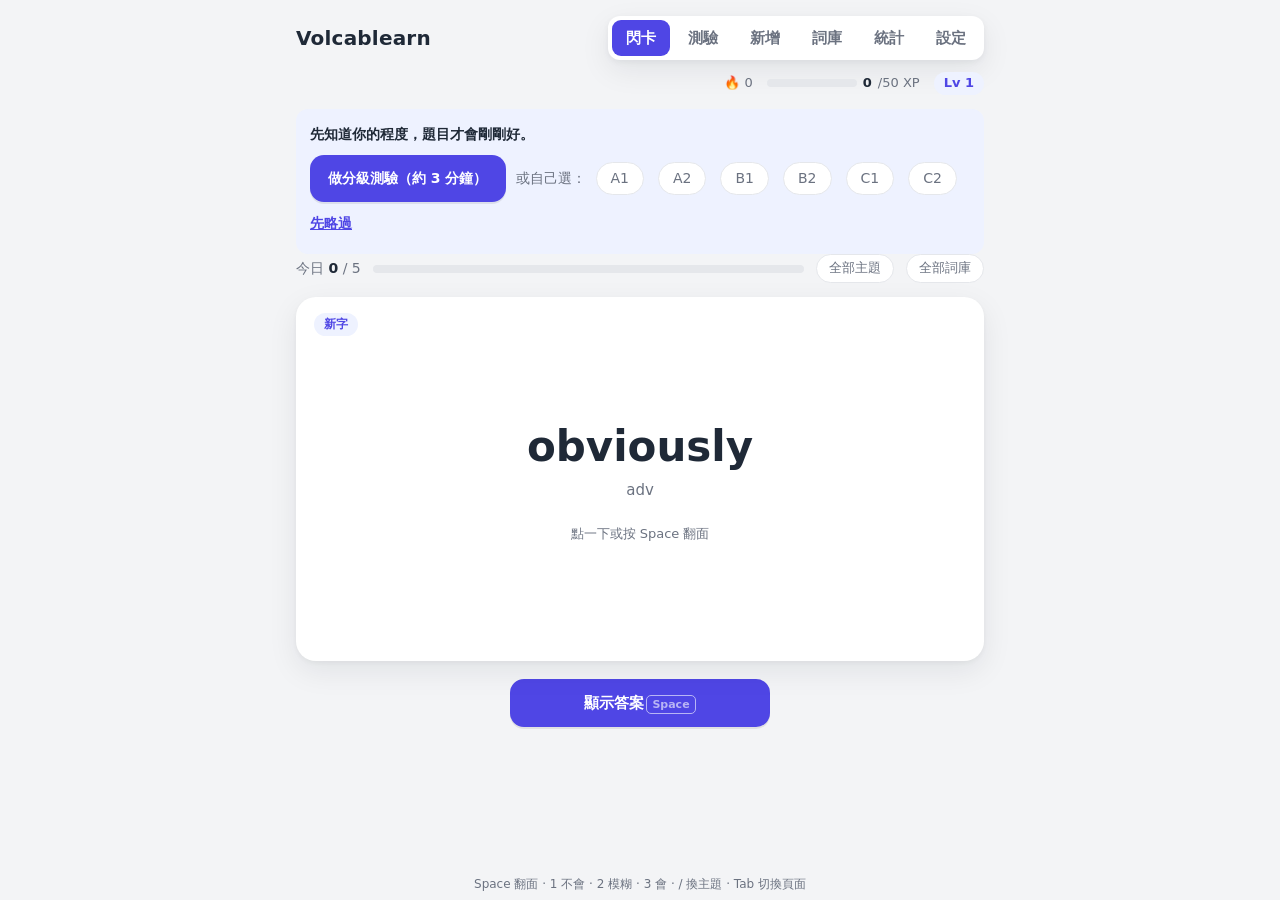
<file: index.html>
<!doctype html>
<html lang="zh-Hant">
<head>
<meta charset="utf-8">
<meta name="viewport" content="width=device-width,initial-scale=1">
<title>Volcablearn</title>
<meta name="description" content="用遺忘曲線背英文單字的閃卡網站">
<meta name="theme-color" content="#4f46e5">
<meta property="og:type" content="website">
<meta property="og:site_name" content="Volcablearn">
<meta property="og:title" content="Volcablearn｜英文單字閃卡">
<meta property="og:description" content="用遺忘曲線背英文單字：閃卡自評、自動排複習、一輪一輪的測驗、XP 與成就徽章，還能輸入新單字讓 AI 補中文和例句。免費、免註冊。">
<meta property="og:url" content="https://rjian-collab.github.io/Volcablearn/">
<meta property="og:image" content="https://rjian-collab.github.io/Volcablearn/og-image.png">
<meta property="og:image:width" content="1200">
<meta property="og:image:height" content="630">
<meta name="twitter:card" content="summary_large_image">
<link rel="manifest" href="manifest.webmanifest">
<link rel="icon" type="image/png" href="icons/icon-192.png">
<link rel="apple-touch-icon" href="icons/icon-192.png">
<link rel="stylesheet" href="style.css?v=18d9b042">
</head>
<body>
<main id="app"></main>
<div class="foot" id="foot"></div>
<div class="toasts" id="toasts" aria-live="polite"></div>
<input type="file" id="imp" accept=".json,application/json" hidden>
<script src="config.js?v=18d9b042"></script>
<script src="cefr.js?v=18d9b042"></script>
<script src="data.js?v=18d9b042"></script>
<script src="app.js?v=18d9b042"></script>
</body>
</html>
</file>
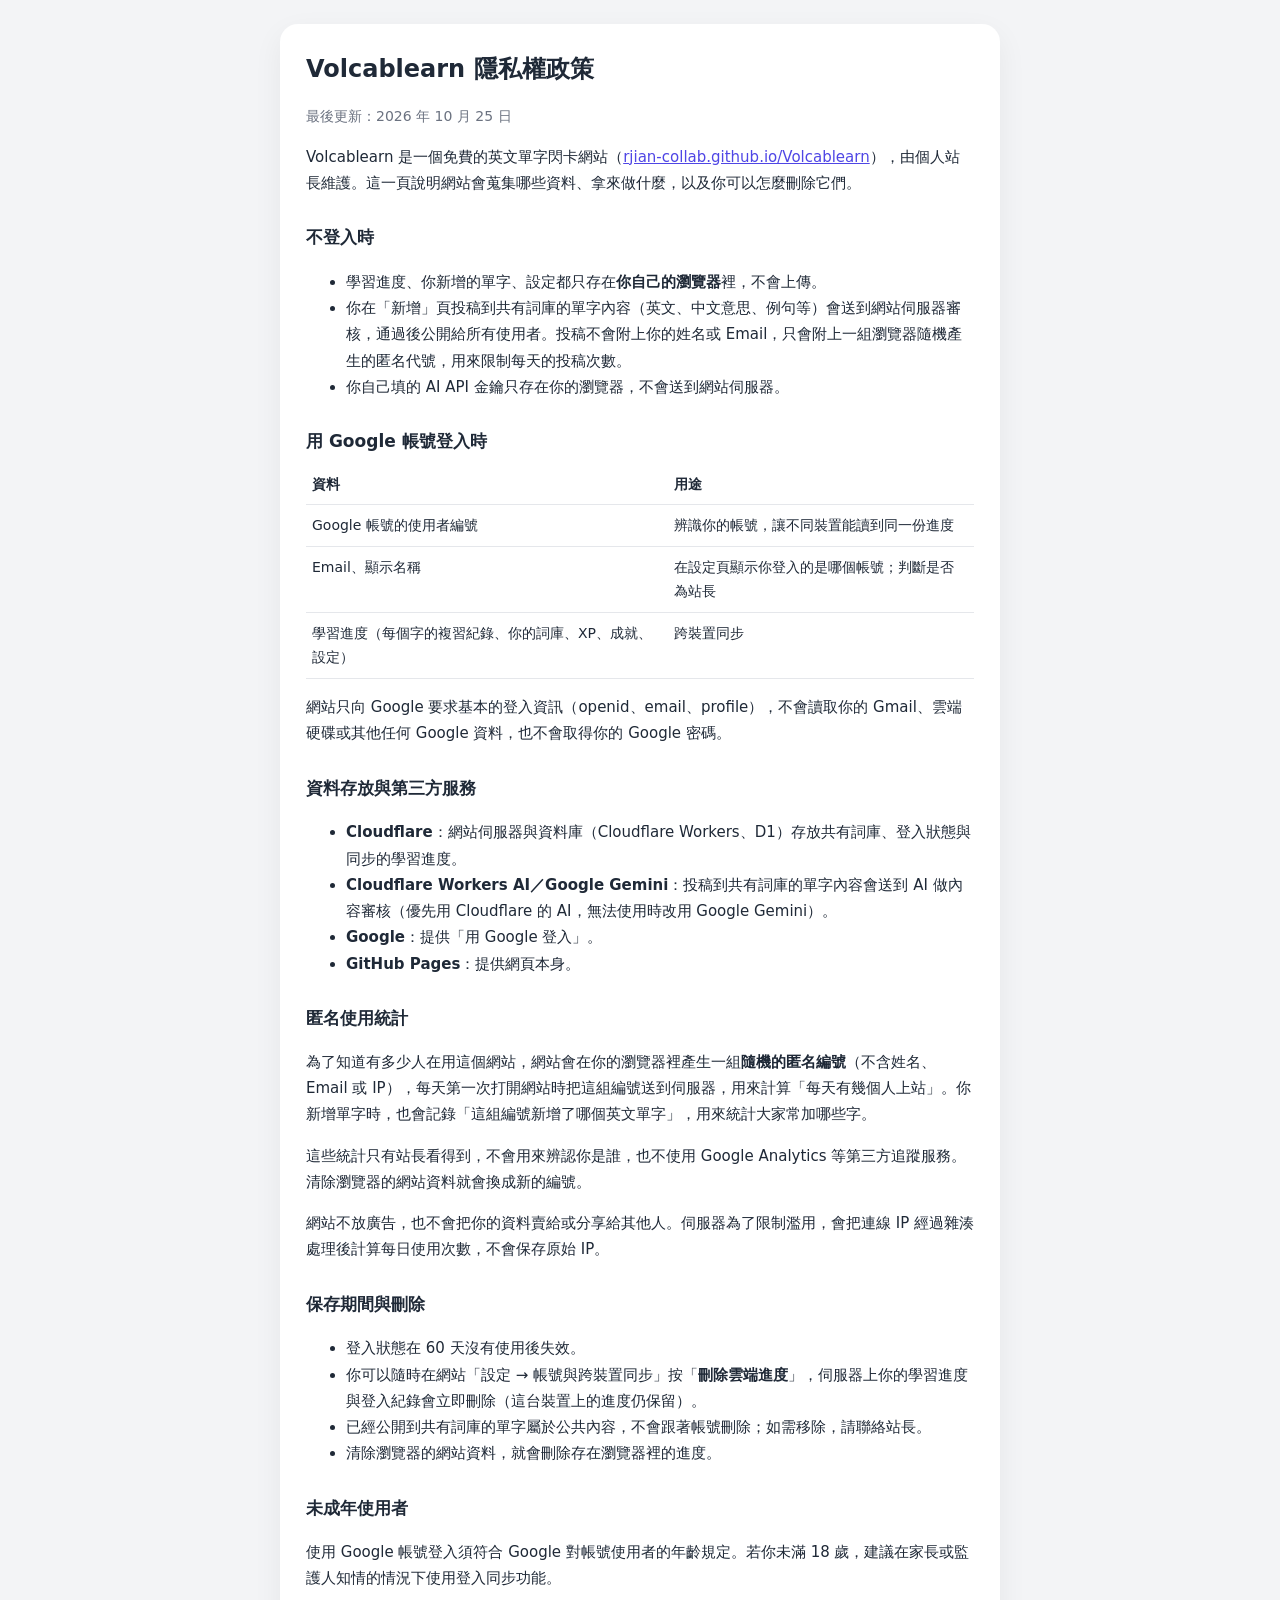
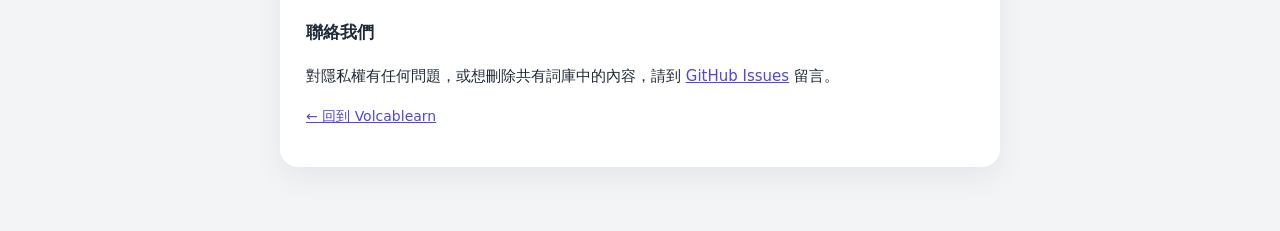
<file: privacy.html>
<!doctype html>
<html lang="zh-Hant">
<head>
<meta charset="utf-8">
<meta name="viewport" content="width=device-width,initial-scale=1">
<title>Volcablearn 隱私權政策</title>
<style>
:root{--bg:#f3f4f6;--card:#fff;--fg:#1f2937;--mute:#6b7280;--pri:#4f46e5;--line:#e5e7eb}
@media (prefers-color-scheme:dark){:root{--bg:#0f1115;--card:#1a1d24;--fg:#e5e7eb;--mute:#9ca3af;--pri:#818cf8;--line:#2a2f3a;color-scheme:dark}}
body{margin:0;background:var(--bg);color:var(--fg);font-family:"Segoe UI","Microsoft JhengHei","PingFang TC","Noto Sans TC",system-ui,sans-serif;line-height:1.75}
main{max-width:720px;margin:0 auto;padding:24px 16px 64px}
article{background:var(--card);border-radius:18px;padding:24px 26px;box-shadow:0 10px 30px rgba(17,24,39,.06)}
h1{font-size:24px;margin:0 0 4px}h2{font-size:17px;margin:1.6em 0 .4em}
p,li{font-size:15px}.mute{color:var(--mute);font-size:14px}a{color:var(--pri)}
table{border-collapse:collapse;width:100%;font-size:14px}td,th{border-bottom:1px solid var(--line);padding:8px 6px;text-align:left;vertical-align:top}
.wrap{overflow-x:auto}
</style>
</head>
<body>
<main>
<article>
<h1>Volcablearn 隱私權政策</h1>
<p class="mute">最後更新：2026 年 10 月 25 日</p>

<p>Volcablearn 是一個免費的英文單字閃卡網站（<a href="https://rjian-collab.github.io/Volcablearn/">rjian-collab.github.io/Volcablearn</a>），由個人站長維護。這一頁說明網站會蒐集哪些資料、拿來做什麼，以及你可以怎麼刪除它們。</p>

<h2>不登入時</h2>
<ul>
  <li>學習進度、你新增的單字、設定都只存在<strong>你自己的瀏覽器</strong>裡，不會上傳。</li>
  <li>你在「新增」頁投稿到共有詞庫的單字內容（英文、中文意思、例句等）會送到網站伺服器審核，通過後公開給所有使用者。投稿不會附上你的姓名或 Email，只會附上一組瀏覽器隨機產生的匿名代號，用來限制每天的投稿次數。</li>
  <li>你自己填的 AI API 金鑰只存在你的瀏覽器，不會送到網站伺服器。</li>
</ul>

<h2>用 Google 帳號登入時</h2>
<div class="wrap"><table>
  <tr><th>資料</th><th>用途</th></tr>
  <tr><td>Google 帳號的使用者編號</td><td>辨識你的帳號，讓不同裝置能讀到同一份進度</td></tr>
  <tr><td>Email、顯示名稱</td><td>在設定頁顯示你登入的是哪個帳號；判斷是否為站長</td></tr>
  <tr><td>學習進度（每個字的複習紀錄、你的詞庫、XP、成就、設定）</td><td>跨裝置同步</td></tr>
</table></div>
<p>網站只向 Google 要求基本的登入資訊（openid、email、profile），不會讀取你的 Gmail、雲端硬碟或其他任何 Google 資料，也不會取得你的 Google 密碼。</p>

<h2>資料存放與第三方服務</h2>
<ul>
  <li><strong>Cloudflare</strong>：網站伺服器與資料庫（Cloudflare Workers、D1）存放共有詞庫、登入狀態與同步的學習進度。</li>
  <li><strong>Cloudflare Workers AI／Google Gemini</strong>：投稿到共有詞庫的單字內容會送到 AI 做內容審核（優先用 Cloudflare 的 AI，無法使用時改用 Google Gemini）。</li>
  <li><strong>Google</strong>：提供「用 Google 登入」。</li>
  <li><strong>GitHub Pages</strong>：提供網頁本身。</li>
</ul>
<h2>匿名使用統計</h2>
<p>為了知道有多少人在用這個網站，網站會在你的瀏覽器裡產生一組<strong>隨機的匿名編號</strong>（不含姓名、Email 或 IP），每天第一次打開網站時把這組編號送到伺服器，用來計算「每天有幾個人上站」。你新增單字時，也會記錄「這組編號新增了哪個英文單字」，用來統計大家常加哪些字。</p>
<p>這些統計只有站長看得到，不會用來辨認你是誰，也不使用 Google Analytics 等第三方追蹤服務。清除瀏覽器的網站資料就會換成新的編號。</p>
<p>網站不放廣告，也不會把你的資料賣給或分享給其他人。伺服器為了限制濫用，會把連線 IP 經過雜湊處理後計算每日使用次數，不會保存原始 IP。</p>

<h2>保存期間與刪除</h2>
<ul>
  <li>登入狀態在 60 天沒有使用後失效。</li>
  <li>你可以隨時在網站「設定 → 帳號與跨裝置同步」按「<strong>刪除雲端進度</strong>」，伺服器上你的學習進度與登入紀錄會立即刪除（這台裝置上的進度仍保留）。</li>
  <li>已經公開到共有詞庫的單字屬於公共內容，不會跟著帳號刪除；如需移除，請聯絡站長。</li>
  <li>清除瀏覽器的網站資料，就會刪除存在瀏覽器裡的進度。</li>
</ul>

<h2>未成年使用者</h2>
<p>使用 Google 帳號登入須符合 Google 對帳號使用者的年齡規定。若你未滿 18 歲，建議在家長或監護人知情的情況下使用登入同步功能。</p>

<h2>聯絡我們</h2>
<p>對隱私權有任何問題，或想刪除共有詞庫中的內容，請到 <a href="https://github.com/rjian-collab/Volcablearn/issues">GitHub Issues</a> 留言。</p>

<p class="mute"><a href="./">← 回到 Volcablearn</a></p>
</article>
</main>
</body>
</html>
</file>
<file: style.css>
:root{--bg:#f3f4f6;--card:#ffffff;--fg:#1f2937;--mute:#6b7280;--line:#e5e7eb;--pri:#4f46e5;--pri-soft:#eef2ff;--red:#ef4444;--amber:#f59e0b;--green:#10b981;--sel:#f3f4f6;--acc:#ef4444;--shadow:0 10px 30px rgba(17,24,39,.08),0 2px 6px rgba(17,24,39,.05)}
@media (prefers-color-scheme:dark){:root:not([data-theme="light"]){--bg:#0f1115;--card:#1a1d24;--fg:#e5e7eb;--mute:#9ca3af;--line:#2a2f3a;--pri:#818cf8;--pri-soft:#23263a;--sel:#232733;--shadow:0 10px 30px rgba(0,0,0,.4);color-scheme:dark}}
:root[data-theme="dark"]{--bg:#0f1115;--card:#1a1d24;--fg:#e5e7eb;--mute:#9ca3af;--line:#2a2f3a;--pri:#818cf8;--pri-soft:#23263a;--sel:#232733;--shadow:0 10px 30px rgba(0,0,0,.4);color-scheme:dark}
*{box-sizing:border-box}
html,body{margin:0;background:var(--bg);color:var(--fg)}
body,input,button,textarea{font-family:"Segoe UI","Microsoft JhengHei","PingFang TC","Noto Sans TC",system-ui,sans-serif;font-size:15px;line-height:1.6}
main{max-width:720px;margin:0 auto;padding-block:16px 72px;padding-left:max(16px,env(safe-area-inset-left,0px));padding-right:max(16px,env(safe-area-inset-right,0px))}
header{display:flex;align-items:center;justify-content:space-between;gap:12px;flex-wrap:wrap;margin-bottom:18px}
.logo{font-weight:800;font-size:20px;letter-spacing:.2px}
nav{display:flex;gap:4px;background:var(--card);padding:4px;border-radius:12px;box-shadow:var(--shadow)}
nav button{padding:6px 14px;border-radius:9px;color:var(--mute);font-weight:600}
nav button.on{background:var(--pri);color:#fff}
h1{font-size:22px;margin:.4em 0 .5em}
h2{font-size:16px;margin:1.4em 0 .4em}
p{margin:.3em 0}
hr{border:0;border-top:1px solid var(--line);margin:14px 0}
.mute{color:var(--mute)} .acc{color:var(--red)} .b{font-weight:700} .pre{white-space:pre-wrap}
mark{background:none;color:var(--red);text-decoration:underline;text-underline-offset:3px;font-weight:700}
button{background:none;border:0;color:inherit;padding:0;margin:0;cursor:pointer;font:inherit}
button:focus-visible,[tabindex]:focus-visible,input:focus-visible{outline:2px solid var(--pri);outline-offset:2px}
input[type=text],input[type=number],textarea{background:var(--card);color:inherit;border:1px solid var(--line);border-radius:10px;padding:8px 12px;outline:none}
input[type=text]:focus,input[type=number]:focus,textarea:focus{border-color:var(--pri)}
input[type=text]{width:min(320px,100%)} input.wide{width:min(420px,100%)} input[type=number]{width:80px;padding:6px 8px}
textarea{width:100%;min-height:12em;font-family:Consolas,monospace;font-size:13px}
kbd{font-family:inherit;font-size:11px;border:1px solid currentColor;border-radius:5px;padding:0 5px;opacity:.6;margin-left:6px}
/* 閃卡 */
.deckbar{display:flex;align-items:center;gap:12px;margin-bottom:14px;color:var(--mute);font-size:14px}
.deckbar b{color:var(--fg)}
.prog{flex:1;height:8px;background:var(--line);border-radius:99px;overflow:hidden}
.prog i{display:block;height:100%;background:var(--pri);border-radius:99px;transition:width .3s}
.chip{background:var(--card);border:1px solid var(--line);border-radius:99px;padding:3px 12px;font-size:13px;color:var(--mute)}
.scene{perspective:1400px;cursor:pointer;user-select:none}
.fc{display:grid;transition:transform .45s cubic-bezier(.2,.7,.2,1);transform-style:preserve-3d}
.fc.flipped{transform:rotateY(180deg)}
.face{grid-area:1/1;background:var(--card);border-radius:20px;box-shadow:var(--shadow);min-height:340px;padding:40px 28px 28px;display:flex;flex-direction:column;align-items:center;justify-content:center;text-align:center;backface-visibility:hidden;-webkit-backface-visibility:hidden;position:relative}
.back{transform:rotateY(180deg)}
.fc.done .face{backface-visibility:visible}
.rtag{position:absolute;top:16px;right:18px;font-size:12px;color:var(--mute)}
.tag{position:absolute;top:16px;left:18px;font-size:12px;font-weight:600;color:var(--pri);background:var(--pri-soft);padding:2px 10px;border-radius:99px}
.word{font-size:42px;font-weight:700;line-height:1.2;word-break:break-word}
.word.zh{font-size:34px}
.word.sm{font-size:28px}
.pos{color:var(--mute);font-size:15px;font-weight:500;margin-top:6px}
.word .pos{font-size:16px}
.meaning{font-size:22px;font-weight:600;margin-top:8px}
.alt{color:var(--mute);font-size:14px;margin-top:2px}
.ex{margin-top:18px;padding:12px 16px;background:var(--sel);border-radius:12px;max-width:520px;text-align:left;font-size:15px}
.extra{margin-top:12px;font-size:14px;color:var(--mute);text-align:left;max-width:520px;width:100%}
.extra span{display:inline-block;min-width:3em;font-weight:600;color:var(--fg)}
.hint{color:var(--mute);font-size:13px;margin-top:22px}
.sub{color:var(--mute)}
.actions{display:flex;gap:12px;justify-content:center;margin-top:18px}
.btn{display:flex;flex-direction:column;align-items:center;justify-content:center;gap:2px;min-width:110px;padding:12px 18px;border-radius:14px;font-weight:700;color:#fff;box-shadow:0 2px 0 rgba(0,0,0,.08);transition:transform .08s,filter .15s}
.btn:hover{filter:brightness(1.05)} .btn:active{transform:translateY(1px)}
.btn small{font-weight:500;opacity:.9;font-size:12px}
.btn kbd{margin:2px 0 0}
.btn.primary{background:var(--pri);flex-direction:row;margin-top:18px}
.actions .btn.primary{margin-top:0}
.btn.wide{min-width:260px}
.btn.red{background:var(--red)} .btn.amber{background:var(--amber)} .btn.green{background:var(--green)}
.note{text-align:center;color:var(--mute);font-size:13px;margin-top:14px;min-height:1.6em}
/* 其他頁 */
.seg{display:flex;flex-wrap:wrap;gap:6px;align-items:center}
.tog{border:1px solid var(--line);background:var(--card);border-radius:99px;padding:4px 14px;font-size:14px;color:var(--mute);margin:2px 4px 2px 0}
.tog.on{background:var(--pri);border-color:var(--pri);color:#fff}
.pill{display:inline-block;font-size:12px;font-weight:600;padding:1px 10px;border-radius:99px;background:var(--pri-soft);color:var(--pri)}
.pill.ok{background:rgba(16,185,129,.12);color:var(--green)} .pill.bad{background:rgba(239,68,68,.12);color:var(--red)}
.opt{display:flex;align-items:center;gap:12px;width:100%;text-align:left;background:var(--card);border:1px solid var(--line);border-radius:12px;padding:10px 14px;margin:8px 0}
button.opt:hover{border-color:var(--pri)}
.opt .k{display:inline-flex;width:24px;height:24px;border-radius:7px;background:var(--sel);align-items:center;justify-content:center;font-size:13px;color:var(--mute)}
.opt.right{border-color:var(--green);background:rgba(16,185,129,.08)} .opt.wrong{border-color:var(--red);background:rgba(239,68,68,.08)} .opt.dim{opacity:.55}
main > p button:not(.tog):not(.chip):not(.opt), .blk p button, main h2 + p button:not(.tog){border:1px solid var(--line);background:var(--card);border-radius:10px;padding:4px 12px;margin:2px 4px 2px 0;font-size:14px}
.blk{background:var(--card);border-radius:14px;box-shadow:var(--shadow);padding:14px 18px;margin:12px 0}
.blk:focus{outline:2px solid var(--pri)}
.bar{white-space:pre;font-family:Consolas,monospace;font-size:13px}
.formula{background:var(--card);border:1px solid var(--line);border-radius:12px;padding:12px 16px;font-size:14px;line-height:1.9;margin:8px 0}
.addin{min-height:7em;font-family:inherit;font-size:15px}
.row{display:flex;gap:10px;flex-wrap:wrap;margin:10px 0}
.btn.ghost{background:var(--card);color:var(--fg);border:1px solid var(--line);flex-direction:row;margin-top:18px}
.row .btn{margin-top:0}
.btn:disabled{opacity:.6;cursor:wait}
.notice{background:var(--pri-soft);border-radius:12px;padding:10px 14px;font-size:14px}
button.link{color:var(--pri);text-decoration:underline;font-weight:600}
.blk textarea{margin:6px 0}
.guide{background:var(--card);border:1px solid var(--line);border-radius:12px;padding:10px 16px;margin:10px 0;font-size:14px}
.guide summary{cursor:pointer;font-weight:700;color:var(--pri)}
.guide ol,.guide ul{padding-left:1.4em;margin:.5em 0}
.guide li{margin:.25em 0}
.guide a,.notice a{color:var(--pri);font-weight:600}
.notice .guide{background:var(--card)}
.hud{display:flex;gap:14px;align-items:center;justify-content:flex-end;flex-wrap:wrap;margin:-6px 0 14px;font-size:13px;color:var(--mute);font-variant-numeric:tabular-nums}
.hud .hs.on{color:#f97316;font-weight:700}
.hud .hx{display:flex;align-items:center;gap:6px}.hud .hx b{color:var(--fg)}
.hbar{display:inline-block;width:90px;height:8px;background:var(--line);border-radius:99px;overflow:hidden}.hbar i{display:block;height:100%;background:var(--green)}
.hud .hl{background:var(--pri-soft);color:var(--pri);font-weight:700;border-radius:99px;padding:1px 10px}
.xwrap{margin-top:14px;width:100%;max-width:520px;text-align:left}
.xtitle{font-size:12px;color:var(--mute);margin-bottom:4px}
.xrow{display:flex;flex-wrap:wrap;gap:6px;align-items:center;margin:4px 0}
.xk{font-size:12px;font-weight:700;min-width:2.6em;color:var(--fg)}
.xchip{border:1px dashed var(--pri);color:var(--pri);background:var(--card);border-radius:99px;padding:2px 10px;font-size:13px}
.xchip small{color:var(--mute);font-size:11px}
button.xchip:hover{background:var(--pri-soft)}
.xchip.have{border-style:solid;border-color:var(--line);color:var(--mute)}
.qbar{display:flex;align-items:center;gap:12px;margin-bottom:10px}
.qx{font-size:18px;color:var(--mute);padding:2px 6px;border-radius:8px}.qx.arm{font-size:13px;color:var(--red);border:1px solid var(--red)}
.tbox{display:flex;align-items:center;gap:10px;margin:-6px 0 12px}
.tline{flex:1;height:6px;background:var(--line);border-radius:99px;overflow:hidden}
.tline i{display:block;height:100%;width:100%;background:var(--pri);border-radius:99px}
.tsec{font-size:13px;color:var(--mute);font-variant-numeric:tabular-nums;min-width:3.5em;text-align:right}
.tbox.warn .tline i{background:var(--red)}.tbox.warn .tsec{color:var(--red);font-weight:800}
.prog.big{height:14px}.prog.big i{background:var(--green)}
.qn{font-size:13px;color:var(--mute);font-variant-numeric:tabular-nums;min-width:4em;text-align:right}
.qmeta{display:flex;gap:10px;align-items:center;margin-bottom:8px;font-size:13px}
.combo{color:#f97316;font-weight:800;animation:pop .3s ease}
@keyframes pop{0%{transform:scale(.6)}70%{transform:scale(1.15)}100%{transform:scale(1)}}
.qcard{background:var(--card);border-radius:20px;box-shadow:var(--shadow);padding:22px 24px}
.gain{color:var(--green);font-weight:800;font-size:18px;animation:pop .3s ease}
.startcard,.endcard{background:var(--card);border-radius:20px;box-shadow:var(--shadow);padding:28px 24px;text-align:center}
.startcard .seg{justify-content:center}
.endtitle{font-size:34px;font-weight:800;color:var(--green);animation:pop .4s ease}
.endstats{display:grid;grid-template-columns:repeat(4,1fr);gap:10px;margin:18px 0}
.endstats div{background:var(--sel);border-radius:14px;padding:12px 6px;display:flex;flex-direction:column}
.endstats b{font-size:24px;font-variant-numeric:tabular-nums}.endstats span{font-size:12px;color:var(--mute)}
.goalline{font-weight:600;margin:6px 0 14px}
.newbadges,.badges{display:grid;grid-template-columns:repeat(auto-fill,minmax(140px,1fr));gap:10px;margin:10px 0}
.badge{background:var(--card);border:1px solid var(--line);border-radius:14px;padding:10px;display:flex;flex-direction:column;align-items:center;text-align:center;gap:2px;opacity:.5;filter:grayscale(1)}
.badge.on{opacity:1;filter:none;border-color:var(--amber)}
.badge .bi{font-size:28px}.badge b{font-size:14px}.badge small{font-size:11px;color:var(--mute)}
.wronglist{text-align:left;max-width:520px;margin:10px auto}
.lvcard{background:var(--card);border-radius:16px;box-shadow:var(--shadow);padding:14px 18px;display:grid;gap:6px;margin:10px 0}
.lvcard div:first-child{display:flex;gap:10px;align-items:baseline}.lvcard b{font-size:22px;color:var(--pri)}.lvcard span,.lvcard small{color:var(--mute);font-size:13px}
.week{display:grid;grid-template-columns:repeat(7,1fr);gap:8px;margin-top:8px}
.wd{display:flex;flex-direction:column;align-items:center;font-size:12px;color:var(--mute);font-variant-numeric:tabular-nums}
.wd b{color:var(--fg)}
.wcol{height:90px;width:100%;max-width:34px;background:var(--line);border-radius:8px;display:flex;align-items:flex-end;overflow:hidden}
.wcol i{display:block;width:100%;background:var(--pri);border-radius:8px}
.wd.met .wcol i{background:var(--green)}
.toasts{position:fixed;left:50%;transform:translateX(-50%);bottom:calc(44px + env(safe-area-inset-bottom,0px));display:flex;flex-direction:column;gap:8px;align-items:center;z-index:50;pointer-events:none;width:max-content;max-width:calc(100vw - 32px)}
.toast{background:var(--fg);color:var(--bg);padding:9px 16px;border-radius:12px;font-size:14px;font-weight:600;box-shadow:var(--shadow);animation:pop .25s ease;transition:opacity .4s,transform .4s}
.toast.out{opacity:0;transform:translateY(8px)}
.confetti{position:fixed;inset:0;pointer-events:none;z-index:60}
@media (prefers-reduced-motion: reduce){.combo,.gain,.endtitle,.toast{animation:none}.fc{transition:none}}
@media (max-width:560px){.endstats{grid-template-columns:repeat(2,1fr)}.hud{justify-content:center}.qcard{padding:18px 16px}}
.lhint{display:flex;gap:12px;align-items:baseline;flex-wrap:wrap}
.lpat{font-family:Consolas,"Cascadia Mono",ui-monospace,monospace;font-size:20px;letter-spacing:.18em;font-weight:700;color:var(--pri);white-space:pre-wrap;word-break:break-all}
.lv{display:inline-block;font-size:11px;font-weight:800;border-radius:6px;padding:0 6px;background:var(--sel);color:var(--mute);vertical-align:middle;font-variant-numeric:tabular-nums}
.lvA1,.lvA2{background:rgba(16,185,129,.14);color:var(--green)}.lvB1,.lvB2{background:var(--pri-soft);color:var(--pri)}.lvC1,.lvC2{background:rgba(245,158,11,.16);color:#b45309}
.lvask .row{align-items:center}.lvask .btn{margin:0}
.ptbars{display:grid;gap:6px;max-width:420px;margin:14px auto;text-align:left}
.ptb{display:grid;grid-template-columns:2.6em 1fr 3.2em;align-items:center;gap:8px;font-variant-numeric:tabular-nums}
.hbar.w{width:100%}
.lvscale{position:relative;display:grid;grid-template-columns:repeat(6,1fr);background:var(--card);border-radius:12px;box-shadow:var(--shadow);padding:10px 0;text-align:center;font-weight:700;color:var(--mute);margin:8px 0}
.lvscale span.on{color:var(--pri)}
.lvscale i{position:absolute;top:-6px;width:4px;height:calc(100% + 12px);background:var(--pri);border-radius:2px;transform:translateX(-50%)}
.lvtrend{width:100%;height:70px;color:var(--pri);background:var(--card);border-radius:12px;margin-top:6px}
.libtabs{display:flex;flex-wrap:wrap;gap:6px;margin-bottom:10px}
.libbar{display:flex;flex-wrap:wrap;gap:8px;align-items:center;margin:8px 0}
.libbar .seg{gap:4px}
.lrow{display:grid;grid-template-columns:1fr auto;gap:2px 10px;background:var(--card);border-radius:12px;padding:10px 14px;margin:6px 0;box-shadow:0 1px 0 var(--line)}
.lmain{min-width:0;overflow-wrap:anywhere}.lmeta{grid-column:1;display:flex;gap:6px;flex-wrap:wrap}
.lact{grid-column:2;grid-row:1/span 2;display:flex;gap:6px;align-items:center;flex-wrap:wrap;justify-content:flex-end}
.lact button,.lrep button{border:1px solid var(--line);border-radius:9px;padding:3px 10px;font-size:13px;background:var(--card)}
.lrep{grid-column:1/-1;display:flex;flex-wrap:wrap;gap:6px;align-items:center;margin-top:6px}
.stag{font-size:11px;border-radius:6px;padding:0 6px;background:var(--sel);color:var(--mute)}
.stag.mine{background:var(--pri-soft);color:var(--pri)}.stag.ok{color:var(--green)}.stag.bad{color:var(--red)}
.libempty{padding:20px 0;text-align:center}
@media (max-width:560px){.lrow{grid-template-columns:1fr}.lact{grid-column:1;grid-row:auto;justify-content:flex-start}}
details.admin{background:var(--card);border:1px solid var(--amber);border-radius:14px;padding:10px 16px;margin:8px 0 12px}
details.admin>p button{border:1px solid var(--line);border-radius:9px;padding:3px 10px;font-size:13px;background:var(--card)}
details.admin summary{cursor:pointer;font-weight:800;display:flex;gap:8px;align-items:center}
.achip{border:1px solid var(--line);background:var(--card);border-radius:99px;padding:1px 10px;font-size:12px;color:var(--pri);font-weight:700}
.achip.ok{color:var(--green)}.achip.bad{color:var(--red)}
.acct{background:var(--card);border-radius:14px;box-shadow:var(--shadow);padding:12px 16px;margin:8px 0}
.acct button,.acct a{border:1px solid var(--line);border-radius:9px;padding:3px 10px;font-size:13px;background:var(--card)}
.gbtn{min-height:44px;margin:8px 0}
.foot{position:fixed;left:0;right:0;bottom:0;background:var(--bg);color:var(--mute);font-size:12px;padding:6px max(16px,env(safe-area-inset-right,0px)) calc(6px + env(safe-area-inset-bottom,0px)) max(16px,env(safe-area-inset-left,0px));text-align:center}
@media (max-width:560px){header{justify-content:center}.word{font-size:34px}.face{min-height:300px;padding:40px 18px 22px}.btn{min-width:0;flex:1;padding:12px 8px}.btn.wide{min-width:0;width:100%}.foot{display:none}nav button{padding:6px 10px}}
/* 站長：網站統計 */
details.stats{border-color:var(--pri)}
details.stats h2{font-size:15px;margin:14px 0 6px} details.stats h3{font-size:13px;margin:12px 0 4px;color:var(--mute,#888)}
.stiles{display:grid;grid-template-columns:repeat(auto-fill,minmax(118px,1fr));gap:8px}
.stile{background:var(--pri-soft);border-radius:12px;padding:10px 12px;display:flex;flex-direction:column;gap:2px;min-width:0}
.stile b{font-size:24px;line-height:1.1;color:var(--pri);font-variant-numeric:tabular-nums}
.stile span{font-size:13px;font-weight:600} .stile small{font-size:11.5px;opacity:.7;overflow-wrap:anywhere}
.sbars{display:flex;align-items:flex-end;gap:3px;height:110px;margin:12px 0 4px;padding-bottom:2px;border-bottom:1px solid var(--line)}
.sbar{flex:1;height:100%;display:flex;align-items:flex-end;min-width:0}
.sbar i{display:flex;flex-direction:column;justify-content:flex-end;width:100%;min-height:2px;background:color-mix(in srgb,var(--pri) 38%,transparent);border-radius:3px 3px 0 0;overflow:hidden}
.sbar:hover i{outline:2px solid var(--pri);outline-offset:1px} .sbar em{display:block;width:100%;background:var(--pri)}
.sleg{font-size:12px} .sleg span{display:inline-block;width:10px;height:10px;border-radius:2px;background:var(--pri);vertical-align:-1px;margin:0 3px 0 6px}
.sleg .k1{background:color-mix(in srgb,var(--pri) 38%,transparent)}
.schips{display:flex;flex-wrap:wrap;gap:6px;margin:4px 0} .schips .stag b{margin-left:4px;color:var(--pri)}
</file>
